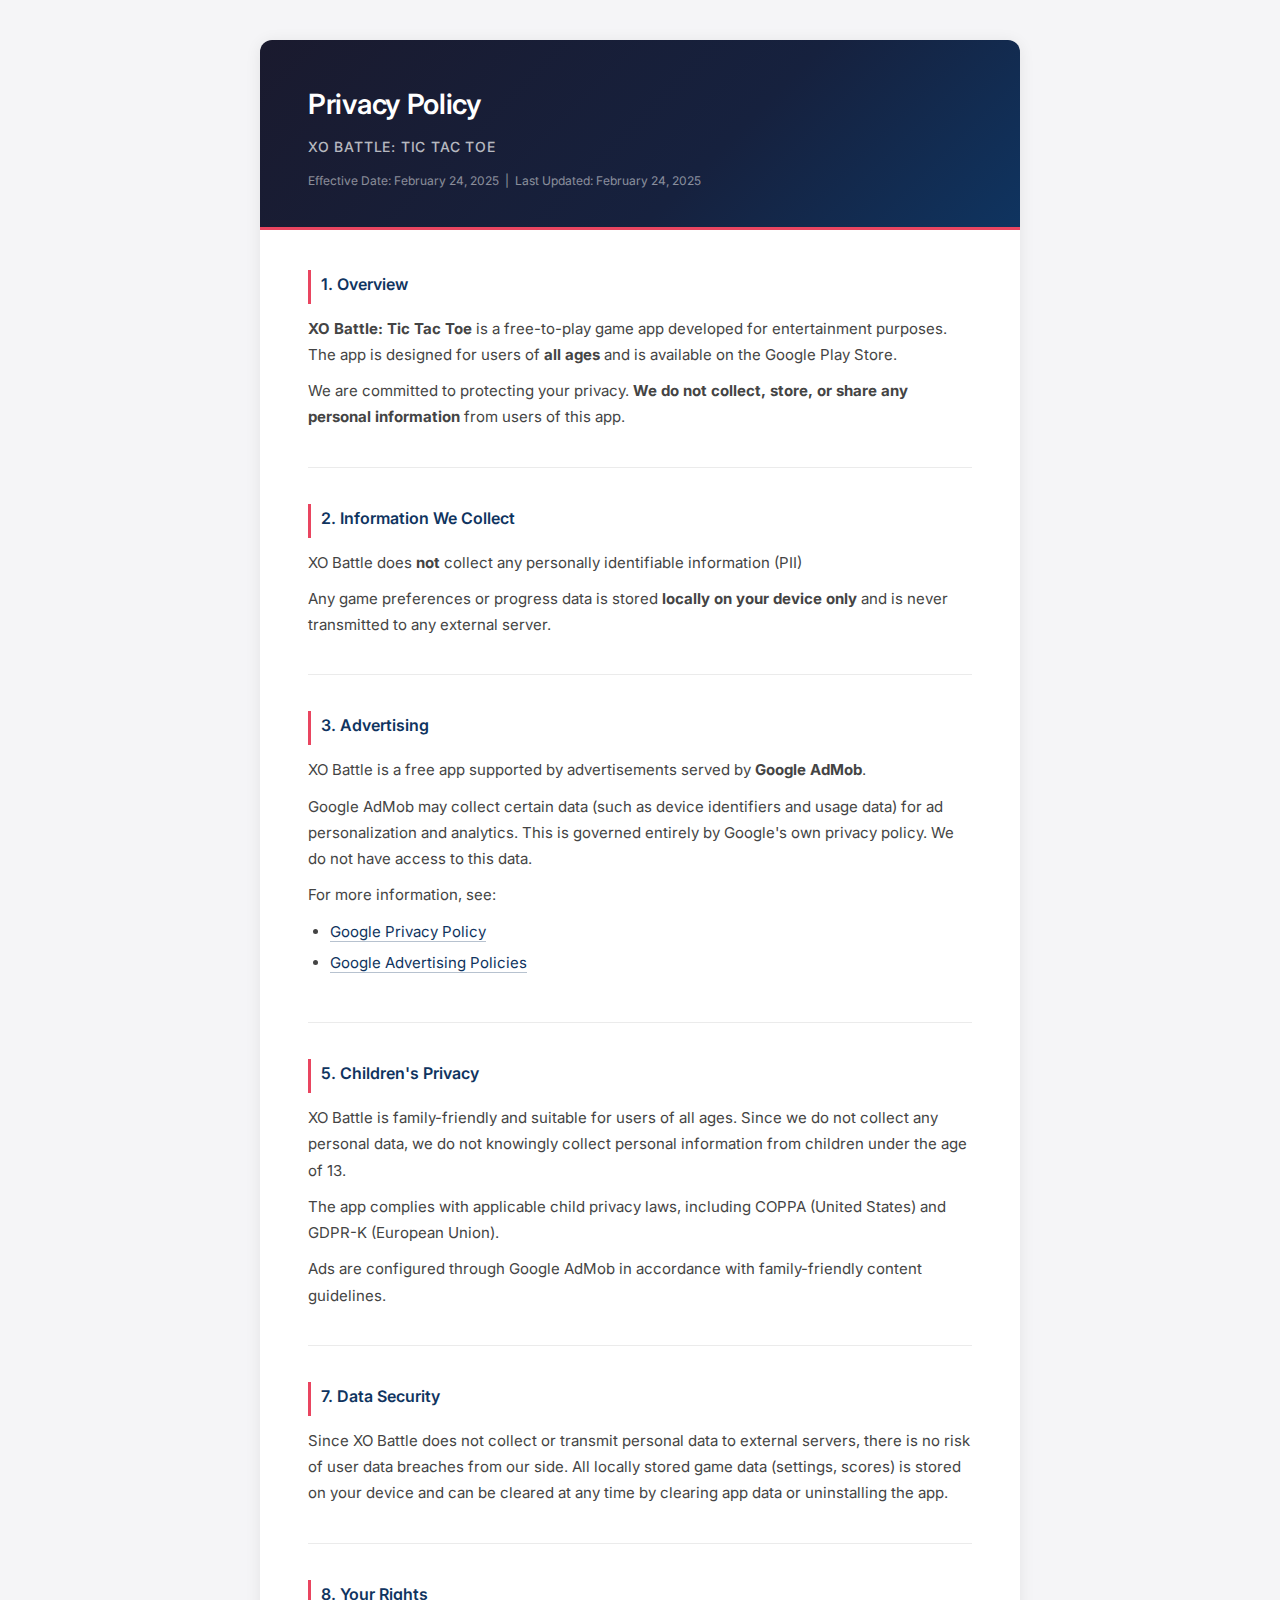
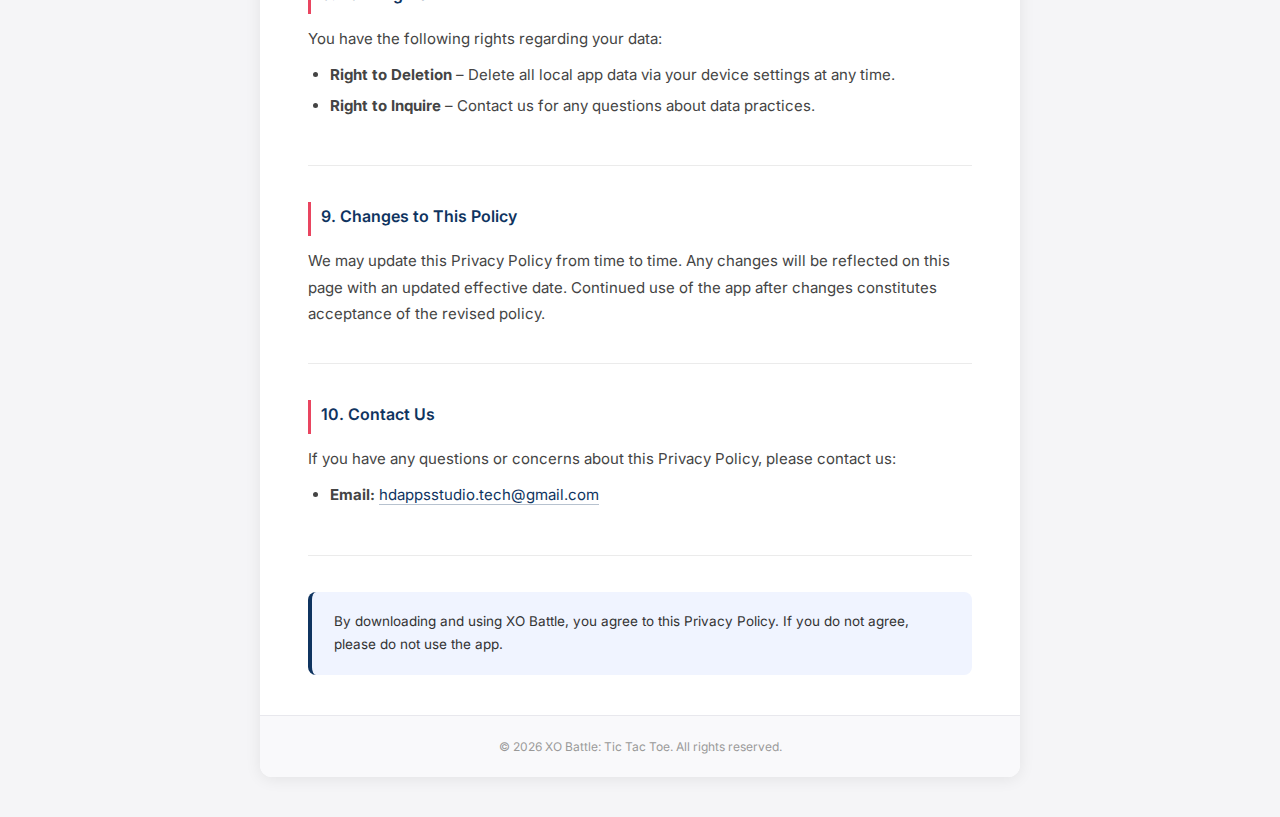
<file: xo-battle/index.html>
<!DOCTYPE html>
<html lang="en">

<head>
    <meta charset="UTF-8">
    <meta name="viewport" content="width=device-width, initial-scale=1.0">
    <meta name="description" content="Privacy Policy for XO Battle - Tic Tac Toe game app.">
    <title>Privacy Policy – XO Battle: Tic Tac Toe</title>
    <link rel="preconnect" href="https://fonts.googleapis.com">
    <link rel="preconnect" href="https://fonts.gstatic.com" crossorigin>
    <link href="https://fonts.googleapis.com/css2?family=Inter:wght@400;500;600&display=swap" rel="stylesheet">
    <link rel="stylesheet" href="./style.css">
</head>

<body>
    <div class="page">
        <header class="page-header">
            <h1>Privacy Policy</h1>
            <p class="app-name">XO Battle: Tic Tac Toe</p>
            <p class="dates">Effective Date: February 24, 2025 &nbsp;|&nbsp; Last Updated: February 24, 2025</p>
        </header>

        <main class="page-content">

            <section>
                <h2>1. Overview</h2>
                <p><strong>XO Battle: Tic Tac Toe</strong> is a free-to-play game app developed for entertainment
                    purposes. The app is designed for users of <strong>all ages</strong> and is available on the Google
                    Play Store.</p>
                <p>We are committed to protecting your privacy. <strong>We do not collect, store, or share any personal
                        information</strong> from users of this app.</p>
            </section>

            <section>
                <h2>2. Information We Collect</h2>
                <p>XO Battle does <strong>not</strong> collect any personally identifiable information (PII)
                    <!-- , including: -->
                </p>
                <!-- <ul>
                    <li>Name, email address, or phone number</li>
                    <li>Location data</li>
                    <li>Device identifiers (other than those used by Google AdMob)</li>
                    <li>Photos, media, or files</li>
                    <li>Payment information</li>
                </ul> -->
                <p>Any game preferences or progress data is stored <strong>locally on your device only</strong> and is
                    never transmitted to any external server.</p>
            </section>

            <section>
                <h2>3. Advertising</h2>
                <p>XO Battle is a free app supported by advertisements served by <strong>Google AdMob</strong>.
                <p>Google AdMob may collect certain data (such as device identifiers and usage data) for ad
                    personalization and analytics. This is governed entirely by Google's own privacy policy. We do not
                    have access to this data.</p>
                <p>For more information, see:</p>
                <ul>
                    <li><a href="https://policies.google.com/privacy" target="_blank" rel="noopener noreferrer">Google
                            Privacy Policy</a></li>
                    <li><a href="https://policies.google.com/technologies/ads" target="_blank"
                            rel="noopener noreferrer">Google Advertising Policies</a></li>
                </ul>
            </section>

            <!-- <section>
                <h2>4. Third-Party Services</h2>
                <p>The app uses the following third-party services which may collect data under their own policies:</p>
                <ul>
                    <li><strong>Google AdMob</strong> – Advertising. See <a href="https://policies.google.com/privacy"
                            target="_blank" rel="noopener noreferrer">Google's Privacy Policy</a>.</li>
                    <li><strong>Google Play Services</strong> – Required for Android app functionality.</li>
                </ul>
            </section> -->

            <section>
                <h2>5. Children's Privacy</h2>
                <p>XO Battle is family-friendly and suitable for users of all ages. Since we do not collect any personal
                    data, we do not knowingly collect personal information from children under the age of 13.</p>
                <p>The app complies with applicable child privacy laws, including COPPA (United States) and GDPR-K
                    (European Union).</p>
                <p>Ads are configured through Google AdMob in accordance with family-friendly content guidelines.</p>
            </section>

            <!-- <section>
                <h2>6. App Permissions</h2>
                <p>XO Battle requests only the minimum permissions required:</p>
                <ul>
                    <li><strong>Internet Access</strong> – Required to load and display ads via Google AdMob.</li>
                    <li><strong>Network State</strong> – Used to check connectivity before loading ads.</li>
                </ul>
                <p>The app does not request access to your camera, microphone, contacts, storage, or location.</p>
            </section> -->

            <section>
                <h2>7. Data Security</h2>
                <p>Since XO Battle does not collect or transmit personal data to external servers, there is no risk of
                    user data breaches from our side. All locally stored game data (settings, scores) is stored on your
                    device and can be cleared at any time by clearing app data or uninstalling the app.</p>
            </section>

            <section>
                <h2>8. Your Rights</h2>
                <p>You have the following rights regarding your data:</p>
                <ul>
                    <li><strong>Right to Deletion</strong> – Delete all local app data via your device settings at any
                        time.</li>
                    <!-- <li><strong>Opt Out of Personalized Ads</strong> – Go to <em>Settings → Google → Ads</em> on your
                        Android device and enable "Opt out of Ads Personalization" or "Delete advertising ID".</li> -->
                    <li><strong>Right to Inquire</strong> – Contact us for any questions about data practices.</li>
                </ul>
            </section>

            <section>
                <h2>9. Changes to This Policy</h2>
                <p>We may update this Privacy Policy from time to time. Any changes will be reflected on this page with
                    an updated effective date. Continued use of the app after changes constitutes acceptance of the
                    revised policy.</p>
            </section>

            <section>
                <h2>10. Contact Us</h2>
                <p>If you have any questions or concerns about this Privacy Policy, please contact us:</p>
                <ul>
                    <li><strong>Email:</strong> <a
                            href="mailto:hdappsstudio.tech@gmail.com">hdappsstudio.tech@gmail.com</a></li>
                    <!-- <li><strong>Developer:</strong>HD Apps Studio</li> -->
                </ul>
            </section>

            <section class="consent">
                <p>By downloading and using XO Battle, you agree to this Privacy Policy. If you do not agree, please do
                    not use the app.</p>
            </section>

        </main>

        <footer class="page-footer">
            <p>© <span id="year"></span> XO Battle: Tic Tac Toe. All rights reserved.</p>
        </footer>
    </div>

    <script src="./script.js"></script>
</body>

</html>
</file>
<file: xo-battle/style.css>
/* ===========================
   Privacy Policy – Clean Document Style
   =========================== */

*, *::before, *::after {
    box-sizing: border-box;
    margin: 0;
    padding: 0;
}

body {
    font-family: 'Inter', system-ui, -apple-system, sans-serif;
    font-size: 15px;
    line-height: 1.75;
    color: #1a1a2e;
    background: #f5f5f7;
}

/* ── Page wrapper ─────────────────────────────────── */

.page {
    max-width: 760px;
    margin: 40px auto;
    background: #ffffff;
    border-radius: 12px;
    box-shadow: 0 2px 16px rgba(0, 0, 0, 0.08);
    overflow: hidden;
}

/* ── Header ───────────────────────────────────────── */

.page-header {
    background: linear-gradient(135deg, #1a1a2e 0%, #16213e 60%, #0f3460 100%);
    color: #fff;
    padding: 40px 48px 36px;
    border-bottom: 3px solid #e94560;
}

.page-header h1 {
    font-size: 28px;
    font-weight: 600;
    letter-spacing: -0.3px;
    margin-bottom: 6px;
}

.page-header .app-name {
    font-size: 14px;
    font-weight: 500;
    color: rgba(255, 255, 255, 0.7);
    margin-bottom: 10px;
    text-transform: uppercase;
    letter-spacing: 0.8px;
}

.page-header .dates {
    font-size: 12px;
    color: rgba(255, 255, 255, 0.5);
}

/* ── Main content ─────────────────────────────────── */

.page-content {
    padding: 40px 48px;
}

/* ── Sections ─────────────────────────────────────── */

section {
    margin-bottom: 36px;
    padding-bottom: 36px;
    border-bottom: 1px solid #ebebeb;
}

section:last-child {
    border-bottom: none;
    margin-bottom: 0;
    padding-bottom: 0;
}

section h2 {
    font-size: 16px;
    font-weight: 600;
    color: #0f3460;
    margin-bottom: 12px;
    padding-bottom: 6px;
    border-left: 3px solid #e94560;
    padding-left: 10px;
}

section p {
    color: #444;
    margin-bottom: 10px;
}

section p:last-child {
    margin-bottom: 0;
}

section ul {
    list-style: disc;
    padding-left: 22px;
    color: #444;
    margin: 8px 0 10px;
}

section ul li {
    margin-bottom: 5px;
}

section a {
    color: #0f3460;
    text-decoration: none;
    border-bottom: 1px solid rgba(15, 52, 96, 0.3);
    transition: border-color 0.2s;
}

section a:hover {
    border-color: #e94560;
    color: #e94560;
}

/* ── Consent block ────────────────────────────────── */

section.consent {
    background: #f0f4ff;
    border-radius: 8px;
    padding: 18px 22px;
    border-left: 4px solid #0f3460;
    border-bottom: none;
    margin-top: 36px;
}

section.consent p {
    font-size: 13.5px;
    color: #333;
    margin: 0;
}

/* ── Footer ───────────────────────────────────────── */

.page-footer {
    background: #f9f9fb;
    border-top: 1px solid #e8e8ed;
    padding: 20px 48px;
    text-align: center;
}

.page-footer p {
    font-size: 12px;
    color: #999;
}

/* ── Responsive ───────────────────────────────────── */

@media (max-width: 600px) {
    .page {
        margin: 0;
        border-radius: 0;
        box-shadow: none;
    }

    .page-header,
    .page-content,
    .page-footer {
        padding-left: 24px;
        padding-right: 24px;
    }

    .page-header {
        padding-top: 28px;
        padding-bottom: 24px;
    }

    .page-content {
        padding-top: 28px;
        padding-bottom: 28px;
    }

    .page-header h1 {
        font-size: 22px;
    }
}
</file>
